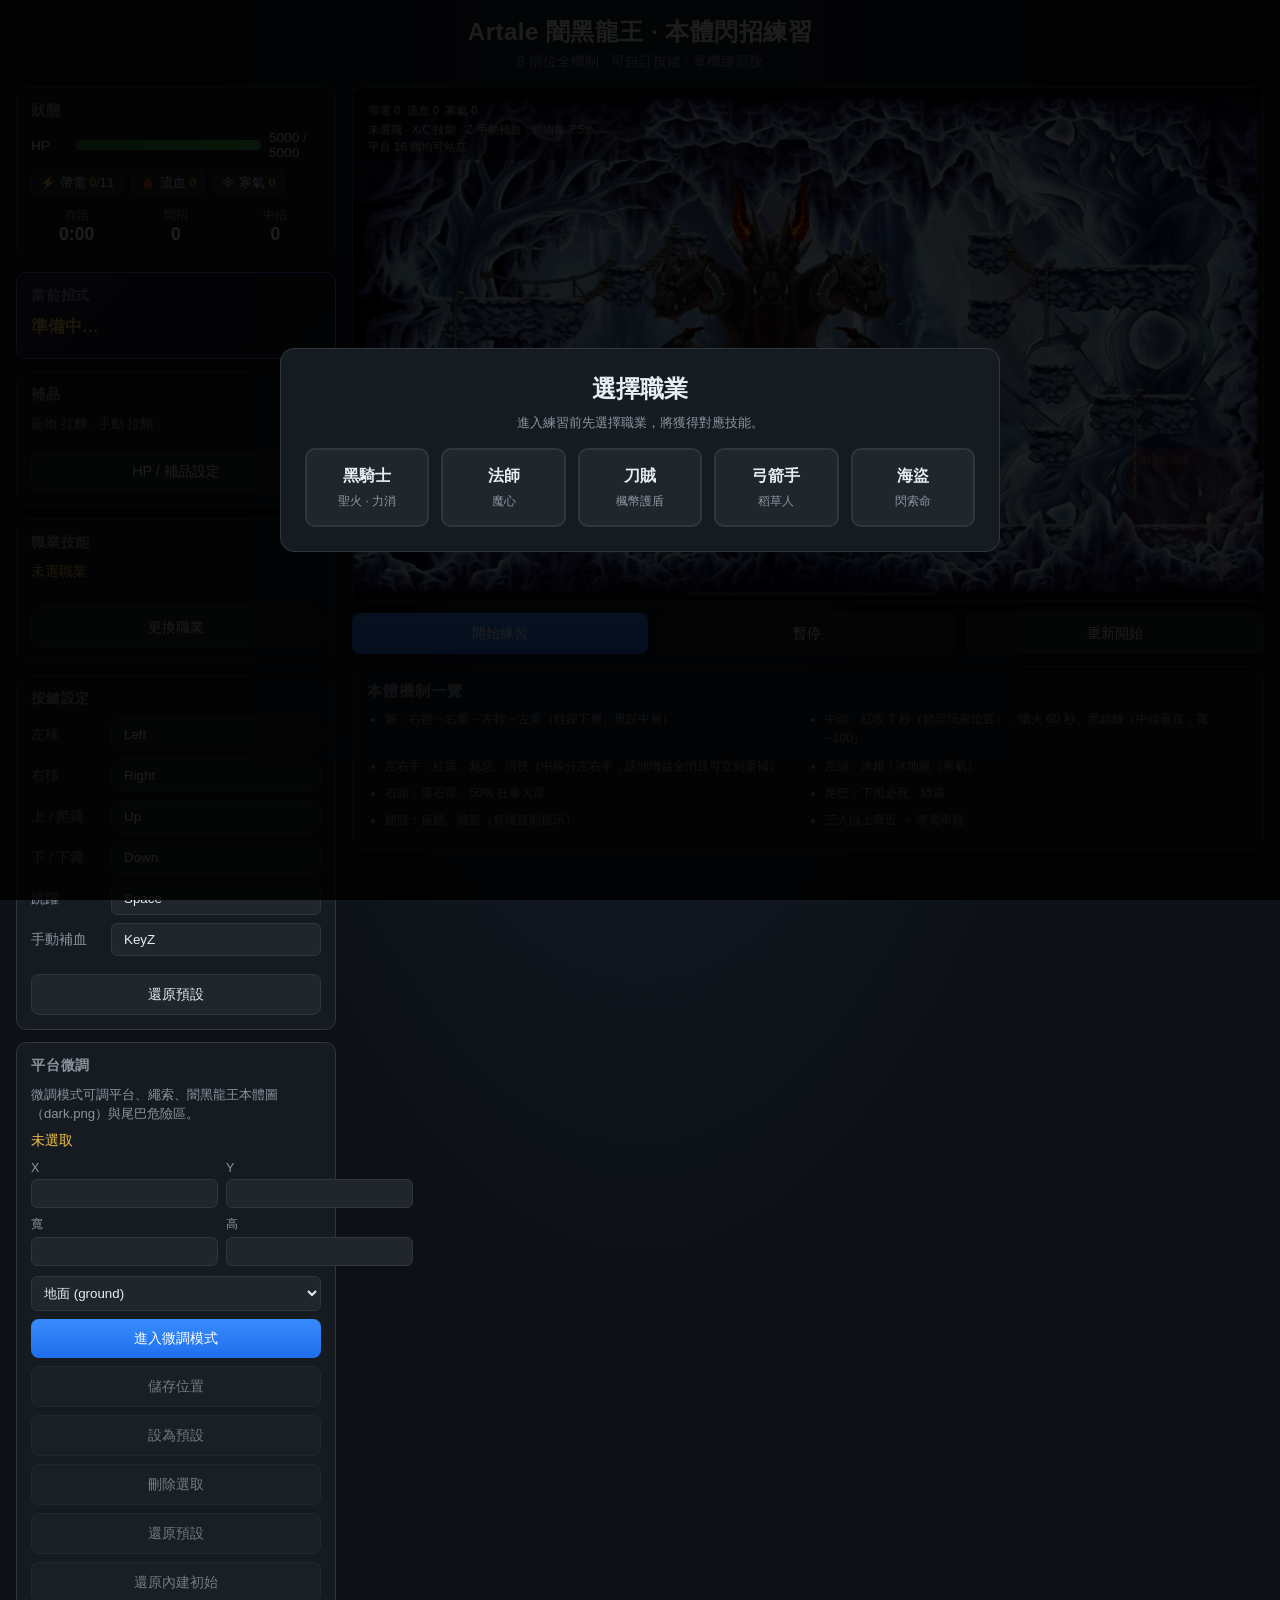
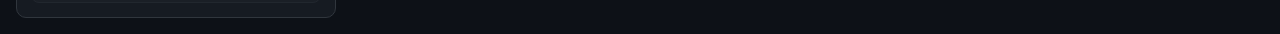
<file: index.html>
<!DOCTYPE html>
<html lang="zh-TW">
<head>
  <meta charset="UTF-8">
  <meta name="viewport" content="width=device-width, initial-scale=1.0">
  <title>Artale 闇黑龍王 — 本體閃招練習</title>
  <link rel="stylesheet" href="style.css">
</head>
<body>
  <div id="app">
    <header>
      <h1>Artale 闇黑龍王 · 本體閃招練習</h1>
      <p class="subtitle">8 部位全機制 · 可自訂按鍵 · 單機練習版</p>
    </header>

    <div id="classOverlay" class="class-overlay">
      <div class="class-box">
        <h2>選擇職業</h2>
        <p class="hint">進入練習前先選擇職業，將獲得對應技能。</p>
        <div class="class-grid" id="classGrid"></div>
      </div>
    </div>

    <div class="layout">
      <aside class="panel">
        <section class="card">
          <h2>狀態</h2>
          <div class="stat-row"><span>HP</span><div class="bar-wrap"><div id="hpBar" class="bar hp"></div></div><span id="hpText">5000 / 5000</span></div>
          <div class="stat-row" id="mpRow" hidden>
            <span>MP</span>
            <div class="bar-wrap"><div id="mpBar" class="bar mp"></div></div>
            <span id="mpText">30000 / 30000</span>
          </div>
          <div class="debuffs">
            <div class="debuff" title="11 層以上即死">⚡ 帶電 <strong id="elec">0</strong>/11</div>
            <div class="debuff" title="10 層以上危險">🩸 流血 <strong id="bleed">0</strong></div>
            <div class="debuff" title="降移速與攻速">❄ 寒氣 <strong id="slow">0</strong></div>
          </div>
          <div class="stat-grid">
            <div><span>存活</span><strong id="survive">0:00</strong></div>
            <div><span>閃招</span><strong id="dodges">0</strong></div>
            <div><span>中招</span><strong id="hits">0</strong></div>
          </div>
        </section>

        <section class="card alert" id="attackAlert">
          <h2>當前招式</h2>
          <p id="attackName">準備中…</p>
          <p id="attackHint" class="hint"></p>
          <p id="stompSeq" class="seq"></p>
        </section>

        <section class="card potion-quick">
          <h2>補品</h2>
          <p class="potion-quick-summary" id="potionQuickSummary">寵物：拉麵 · 手動：拉麵</p>
          <button type="button" id="openPotionBtn" class="btn secondary">HP / 補品設定</button>
        </section>

        <section class="card" id="skillCard">
          <h2>職業技能</h2>
          <p class="class-badge" id="classNameBadge">未選職業</p>
          <div id="skillBar" class="skill-bar"></div>
          <button type="button" id="changeClassBtn" class="btn secondary">更換職業</button>
        </section>

        <section class="card">
          <h2>按鍵設定</h2>
          <div class="key-grid" id="keyGrid"></div>
          <button type="button" id="resetKeys" class="btn secondary">還原預設</button>
        </section>

        <section class="card" id="editorCard">
          <h2>平台微調</h2>
          <p class="hint editor-tip">微調模式可調平台、繩索、闇黑龍王本體圖（dark.png）與尾巴危險區。</p>
          <div class="editor-status" id="editorStatus">未選取</div>
          <div class="editor-fields">
            <label>X <input type="number" id="edX" step="1"></label>
            <label>Y <input type="number" id="edY" step="1"></label>
            <label>寬 <input type="number" id="edW" step="1" min="8"></label>
            <label>高 <input type="number" id="edH" step="1" min="4"></label>
          </div>
          <select id="edSelect" class="ed-select"></select>
          <button type="button" id="editToggleBtn" class="btn primary">進入微調模式</button>
          <button type="button" id="savePlatformsBtn" class="btn secondary" disabled>儲存位置</button>
          <button type="button" id="setDefaultPlatformsBtn" class="btn secondary" disabled>設為預設</button>
          <button type="button" id="deletePlatformBtn" class="btn secondary" disabled>刪除選取</button>
          <button type="button" id="resetPlatformsBtn" class="btn secondary" disabled>還原預設</button>
          <button type="button" id="resetBuiltinPlatformsBtn" class="btn secondary" disabled>還原內建初始</button>
        </section>
      </aside>

      <main class="stage-column">
        <div class="stage-wrap">
          <canvas id="game" width="960" height="540"></canvas>
          <div id="overlay" class="overlay hidden">
            <div class="overlay-box">
              <h2 id="overlayTitle">Artale 闇黑龍王</h2>
              <p id="overlayMsg">本體全機制閃招練習。熟悉紅咬、腳踩、導電與站位。</p>
            </div>
          </div>
        </div>
        <div class="stage-actions">
          <button type="button" id="startBtn" class="btn primary">開始練習</button>
          <button type="button" id="pauseBtn" class="btn secondary">暫停</button>
          <button type="button" id="restartBtn" class="btn secondary">重新開始</button>
        </div>
        <section class="card stage-mech">
          <h2>本體機制一覽</h2>
          <ul class="mech-list">
            <li>腳：右輕→右重→左輕→左重（輕踩下層、重踩中層）</li>
            <li>中頭：紅咬 7 秒（鎖定玩家位置）、噴火 60 秒、黑鎖鏈（中線垂直，寬 ~100）</li>
            <li>左右手：紅雷、魅惑、消技（中線分左右半，該側增益全消且可立刻重補）</li>
            <li>左頭：冰錐 / 冰地板（寒氣）</li>
            <li>右頭：落石雷、50% 狂暴大雷</li>
            <li>尾巴：下甩必死、綠霧</li>
            <li>翅膀：振翅、飛龍（祭壇規則提示）</li>
            <li>三人以上靠近 → 導電串燒</li>
          </ul>
        </section>
      </main>
    </div>

    <div id="potionOverlay" class="potion-overlay hidden">
      <div class="potion-modal" role="dialog" aria-labelledby="potionModalTitle" aria-modal="true">
        <div class="potion-modal-header">
          <h2 id="potionModalTitle">HP / 補品</h2>
          <button type="button" id="closePotionBtn" class="btn secondary potion-close">關閉</button>
        </div>
        <div class="potion-modal-body">
          <div class="hp-config">
            <label class="hp-config-label">
              最大 HP
              <input type="number" id="maxHpInput" min="500" max="99999" step="100" value="5000">
            </label>
            <button type="button" id="applyHpBtn" class="btn secondary hp-apply">套用血量</button>
          </div>
          <div class="hp-config" id="maxMpConfig" hidden>
            <label class="hp-config-label">
              最大 MP
              <input type="number" id="maxMpInput" min="100" max="99999" step="100" value="30000">
            </label>
            <button type="button" id="applyMpBtn" class="btn secondary hp-apply">套用 MP</button>
          </div>
          <p class="hint">套用後會依設定更新上限（練習中會保留目前比例）。</p>

          <fieldset class="potion-fieldset">
            <legend>寵物補血（擇一 · 每 2.5 秒自動）</legend>
            <div class="potion-list" id="petHpPotionList"></div>
          </fieldset>
          <label class="pet-auto-toggle">
            <input type="checkbox" id="petAutoHeal" checked>
            啟用寵物自動補血
          </label>
          <p class="potion-selected" id="petPotionSelectedText">寵物補血：拉麵 +1500</p>

          <fieldset class="potion-fieldset">
            <legend>手動補血（擇一）</legend>
            <div class="potion-list" id="manualHpPotionList"></div>
          </fieldset>
          <button type="button" id="useManualHpBtn" class="btn primary">手動補血</button>
          <p class="potion-selected" id="manualHpSelectedText">手動補血：拉麵 +1500</p>

          <div id="mpPotionSection" hidden>
            <fieldset class="potion-fieldset">
              <legend>手動補 MP（擇一 · 法師）</legend>
              <div class="potion-list" id="manualMpPotionList"></div>
            </fieldset>
            <button type="button" id="useManualMpBtn" class="btn primary">手動補 MP</button>
            <p class="potion-selected" id="manualMpSelectedText">手動補 MP：刨冰 +2000 MP</p>
          </div>

          <p class="hint potion-msg" id="potionMsg"></p>
        </div>
      </div>
    </div>
  </div>
  <script src="game.js"></script>
</body>
</html>
</file>
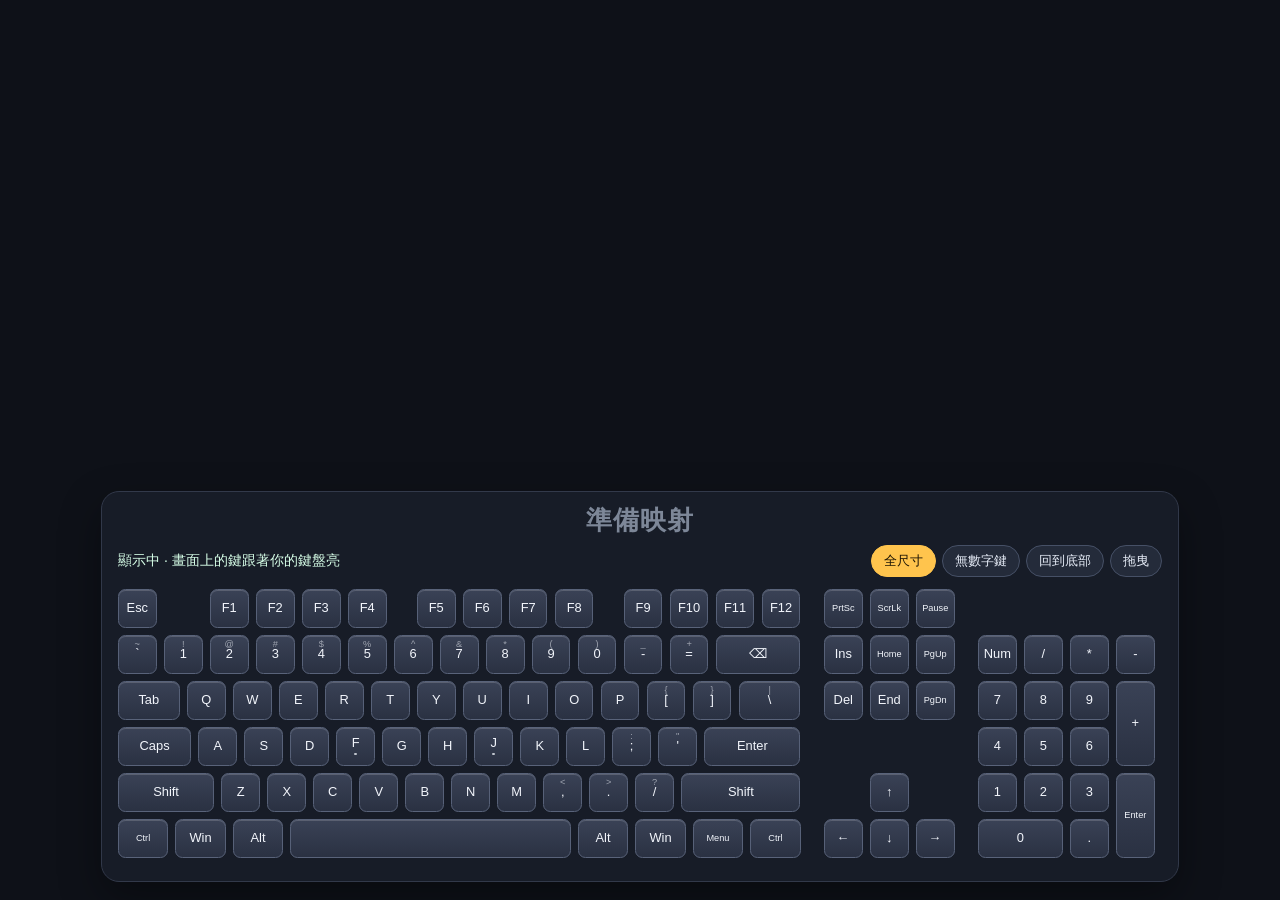
<file: keyboard.html>
<!DOCTYPE html>
<html lang="zh-Hant">
<head>
  <meta charset="UTF-8">
  <meta name="viewport" content="width=device-width, initial-scale=1.0">
  <title>鍵盤映射</title>
  <link rel="stylesheet" href="keyboard.css">
</head>
<body>
  <div id="panel">
    <p id="readout" class="idle" aria-live="polite">準備映射</p>
    <div class="toolbar">
      <p id="status">點一下這個畫面，實體按鍵就會亮在下面</p>
      <div class="tools">
        <button type="button" id="layoutFull" aria-pressed="true">全尺寸</button>
        <button type="button" id="layoutTkl" aria-pressed="false">無數字鍵</button>
        <button type="button" id="resetPlace">回到底部</button>
        <button type="button" id="dragHandle">拖曳</button>
      </div>
    </div>
    <div id="board"></div>
  </div>
  <script src="keyboard.js"></script>
</body>
</html>
</file>
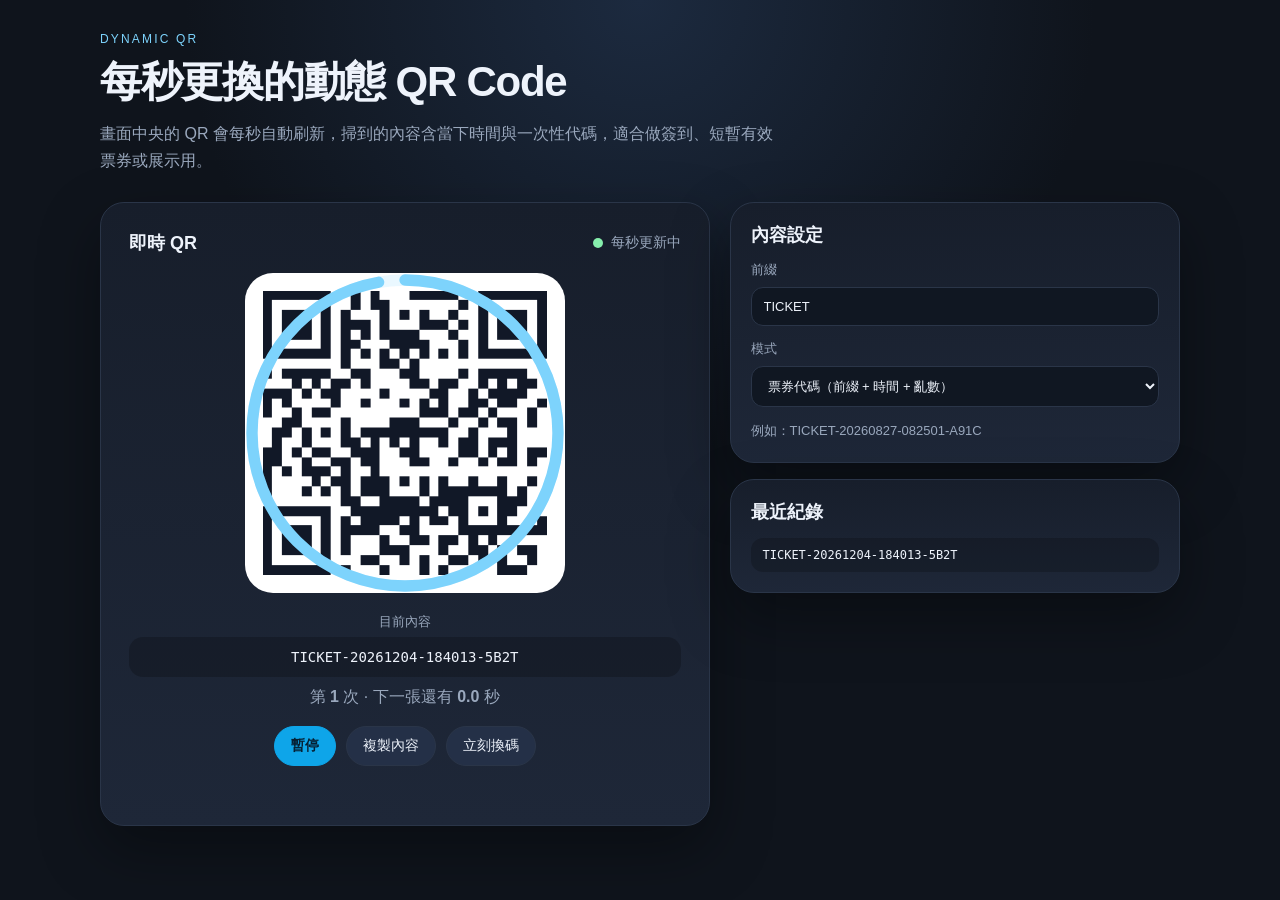
<file: qrcode.html>
<!DOCTYPE html>
<html lang="zh-TW">
<head>
  <meta charset="UTF-8">
  <meta name="viewport" content="width=device-width, initial-scale=1.0">
  <title>動態 QR Code</title>
  <link rel="stylesheet" href="qrcode.css">
</head>
<body>
  <div class="page">
    <header class="hero">
      <p class="eyebrow">Dynamic QR</p>
      <h1>每秒更換的動態 QR Code</h1>
      <p class="lede">畫面中央的 QR 會每秒自動刷新，掃到的內容含當下時間與一次性代碼，適合做簽到、短暫有效票券或展示用。</p>
    </header>

    <main class="stage">
      <section class="qr-panel" aria-labelledby="qr-title">
        <div class="qr-meta">
          <h2 id="qr-title">即時 QR</h2>
          <div class="live-row">
            <span class="pulse" id="liveDot" aria-hidden="true"></span>
            <span id="liveLabel">每秒更新中</span>
          </div>
        </div>

        <div class="qr-frame">
          <div id="qrcode" role="img" aria-label="動態 QR Code"></div>
          <svg class="ring" viewBox="0 0 120 120" aria-hidden="true">
            <circle class="ring-track" cx="60" cy="60" r="54"></circle>
            <circle id="progressRing" class="ring-progress" cx="60" cy="60" r="54"></circle>
          </svg>
        </div>

        <p class="payload-label">目前內容</p>
        <p class="payload" id="payloadText">準備中…</p>
        <p class="tick-info">第 <strong id="seq">0</strong> 次 · 下一張還有 <strong id="remain">1.0</strong> 秒</p>

        <div class="actions">
          <button type="button" id="toggleBtn" class="btn primary">暫停</button>
          <button type="button" id="copyBtn" class="btn">複製內容</button>
          <button type="button" id="refreshBtn" class="btn">立刻換碼</button>
        </div>
        <p class="status" id="statusText" role="status"></p>
      </section>

      <aside class="side">
        <section class="card">
          <h2>內容設定</h2>
          <label>
            前綴
            <input id="prefixInput" type="text" maxlength="40" value="TICKET" autocomplete="off">
          </label>
          <label>
            模式
            <select id="modeSelect">
              <option value="ticket">票券代碼（前綴 + 時間 + 亂數）</option>
              <option value="time">純時間戳</option>
              <option value="url">網址（前綴當網址，自動加參數）</option>
            </select>
          </label>
          <p class="hint" id="modeHint">例如：TICKET-20260827-082501-A91C</p>
        </section>

        <section class="card">
          <h2>最近紀錄</h2>
          <ol id="historyList" class="history"></ol>
        </section>
      </aside>
    </main>
  </div>

  <script src="vendor/qrcode.min.js"></script>
  <script src="qrcode.js"></script>
</body>
</html>
</file>
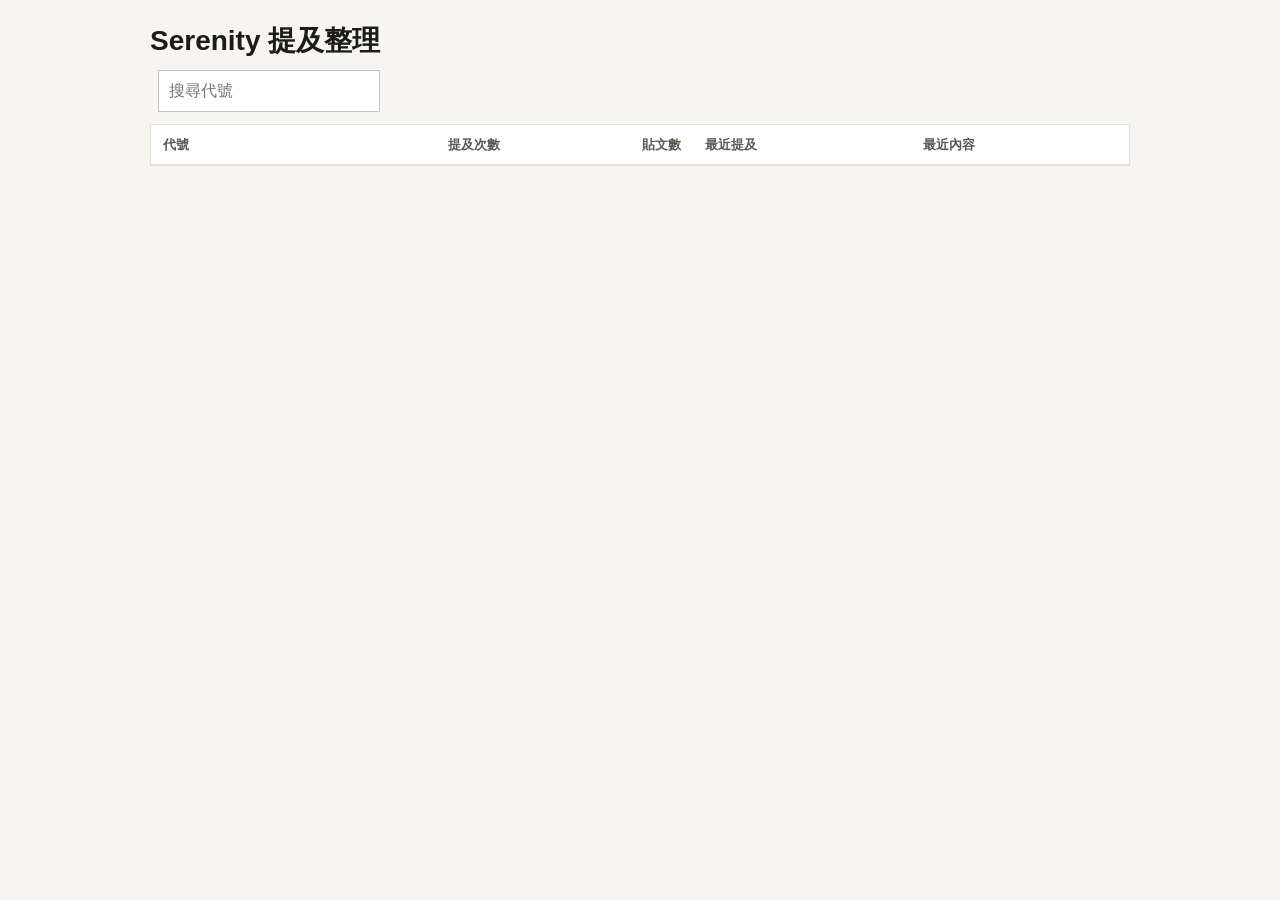
<file: serenity_daily/board_template.html>
<!DOCTYPE html>
<html lang="zh-Hant">
<head>
  <meta charset="utf-8">
  <meta name="viewport" content="width=device-width, initial-scale=1">
  <title>Serenity 提及整理</title>
  <style>
    :root { color-scheme: light; }
    body {
      margin: 0;
      font: 16px/1.5 "Segoe UI", "Noto Sans TC", "PingFang TC", sans-serif;
      background: #f6f5f2;
      color: #1c1b19;
    }
    main { max-width: 980px; margin: 0 auto; padding: 24px 16px 72px; }
    h1 { font-size: 28px; line-height: 1.2; margin: 0 0 8px; }
    h2 { font-size: 20px; margin: 0 0 8px; }
    a { color: #1a4f8b; }
    .meta { color: #5c574e; margin: 0 0 12px; }
    .banner {
      background: #fff7e8;
      border: 1px solid #e4d3a8;
      padding: 10px 12px;
      margin: 0 0 16px;
    }
    .controls { display: flex; flex-wrap: wrap; gap: 8px; align-items: center; margin-bottom: 12px; }
    .days { display: flex; flex-wrap: wrap; gap: 6px; }
    button, input { font: inherit; }
    .days button {
      border: 1px solid #c9c3b8;
      background: #fff;
      padding: 6px 10px;
      cursor: pointer;
    }
    .days button[aria-pressed="true"] {
      background: #1c1b19;
      color: #fff;
      border-color: #1c1b19;
    }
    input[type="search"] {
      padding: 8px 10px;
      border: 1px solid #c9c3b8;
      background: #fff;
      min-width: min(100%, 200px);
    }
    .table-wrap { overflow-x: auto; background: #fff; border: 1px solid #e6e1d8; }
    table { width: 100%; border-collapse: collapse; }
    th, td { text-align: left; padding: 10px 12px; border-bottom: 1px solid #e6e1d8; vertical-align: top; }
    th { font-size: 13px; color: #5c574e; font-weight: 600; }
    .count { text-align: right; font-variant-numeric: tabular-nums; white-space: nowrap; }
    tbody tr { cursor: pointer; }
    tbody tr[aria-pressed="true"] { background: #efeae2; }
    .excerpt { color: #3f3b36; min-width: 180px; }
    #detail { margin-top: 20px; background: #fff; border: 1px solid #e6e1d8; padding: 16px; }
    .post { border-top: 1px solid #e6e1d8; padding: 12px 0; }
    .post:first-child { border-top: 0; padding-top: 0; }
    .post p { margin: 8px 0 0; white-space: pre-wrap; }
  </style>
</head>
<body>
  <main>
    <h1>Serenity 提及整理</h1>
    <p class="meta" id="summary"></p>
    <p class="banner" id="truncated" hidden></p>
    <div class="controls">
      <div class="days" id="days" role="group" aria-label="日期範圍"></div>
      <input id="query" type="search" placeholder="搜尋代號" aria-label="搜尋代號">
    </div>
    <p class="meta" id="stats"></p>
    <div class="table-wrap">
      <table>
        <thead>
          <tr>
            <th>代號</th>
            <th class="count">提及次數</th>
            <th class="count">貼文數</th>
            <th>最近提及</th>
            <th>最近內容</th>
          </tr>
        </thead>
        <tbody id="rows"></tbody>
      </table>
    </div>
    <section id="detail" hidden aria-live="polite">
      <h2 id="detail-title"></h2>
      <div id="detail-posts"></div>
    </section>
  </main>
  <script id="board-data" type="application/json"></script>
  <script>
    const data = JSON.parse(document.getElementById("board-data").textContent);
    const params = new URLSearchParams(location.search);
    let activeDate = params.get("day") || "all";
    let selected = (params.get("ticker") || "").toUpperCase();
    const queryInput = document.getElementById("query");
    queryInput.value = params.get("q") || "";

    function postsInScope() {
      if (activeDate === "all") return data.posts;
      return data.posts.filter((post) => post.date === activeDate);
    }

    function aggregate(posts) {
      const map = new Map();
      for (const post of posts) {
        const mentions = post.mentions || {};
        for (const [ticker, hits] of Object.entries(mentions)) {
          let row = map.get(ticker);
          if (!row) {
            row = { ticker, count: 0, posts: [] };
            map.set(ticker, row);
          }
          row.count += hits;
          row.posts.push(Object.assign({ hits }, post));
        }
      }
      return Array.from(map.values()).sort((a, b) => b.count - a.count || a.ticker.localeCompare(b.ticker));
    }

    function excerpt(text) {
      const flat = text.replace(/\s+/g, " ").trim();
      return flat.length > 96 ? flat.slice(0, 96) + "…" : flat;
    }

    function renderDays() {
      const host = document.getElementById("days");
      host.replaceChildren();
      const choices = ["all"].concat(data.dates);
      for (const day of choices) {
        const button = document.createElement("button");
        button.type = "button";
        button.textContent = day === "all" ? "全部" : day.slice(5);
        button.setAttribute("aria-pressed", String(activeDate === day));
        button.addEventListener("click", () => {
          activeDate = day;
          selected = "";
          render();
        });
        host.appendChild(button);
      }
    }

    function renderDetail(row) {
      const section = document.getElementById("detail");
      const title = document.getElementById("detail-title");
      const list = document.getElementById("detail-posts");
      if (!row) {
        section.hidden = true;
        title.textContent = "";
        list.replaceChildren();
        return;
      }
      section.hidden = false;
      title.textContent = row.ticker + " · 提及 " + row.count + " 次 · " + row.posts.length + " 則貼文";
      list.replaceChildren();
      for (const post of row.posts) {
        const article = document.createElement("article");
        article.className = "post";
        const head = document.createElement("div");
        const link = document.createElement("a");
        link.href = post.url;
        link.textContent = post.created_at + (post.is_reply ? " 回覆" : " 貼文");
        link.target = "_blank";
        link.rel = "noreferrer";
        head.append(link, document.createTextNode(" · 這則出現 " + post.hits + " 次"));
        const body = document.createElement("p");
        body.textContent = post.text;
        article.append(head, body);
        list.appendChild(article);
      }
    }

    function render() {
      renderDays();
      const query = queryInput.value.trim().toUpperCase();
      let rows = aggregate(postsInScope());
      if (query) rows = rows.filter((row) => row.ticker.includes(query));
      const body = document.getElementById("rows");
      body.replaceChildren();
      document.getElementById("stats").textContent =
        "代號 " + rows.length + " 個。提及次數是 $代號 在文字裡出現的次數，同一則寫兩次算兩次。";
      if (!rows.length) {
        const tr = document.createElement("tr");
        const td = document.createElement("td");
        td.colSpan = 5;
        td.textContent = "這個範圍沒有符合的代號。";
        tr.appendChild(td);
        body.appendChild(tr);
        renderDetail(null);
        return;
      }
      const current = rows.find((row) => row.ticker === selected) || null;
      if (!current) selected = "";
      for (const row of rows) {
        const tr = document.createElement("tr");
        tr.tabIndex = 0;
        tr.setAttribute("aria-pressed", String(row.ticker === selected));
        const open = () => {
          selected = selected === row.ticker ? "" : row.ticker;
          render();
          if (selected) document.getElementById("detail").scrollIntoView({ block: "nearest" });
        };
        tr.addEventListener("click", open);
        tr.addEventListener("keydown", (event) => {
          if (event.key === "Enter" || event.key === " ") {
            event.preventDefault();
            open();
          }
        });
        const cells = [
          row.ticker,
          String(row.count),
          String(row.posts.length),
          row.posts[0].created_at,
          excerpt(row.posts[0].text),
        ];
        cells.forEach((value, index) => {
          const td = document.createElement("td");
          if (index === 1 || index === 2) td.className = "count";
          if (index === 4) td.className = "excerpt";
          td.textContent = value;
          tr.appendChild(td);
        });
        body.appendChild(tr);
      }
      renderDetail(current);
    }

    const summary = document.getElementById("summary");
    summary.textContent =
      "@" + data.handle + " · " + data.start + " 至 " + data.end +
      "（台北）· 更新於 " + data.generated_at +
      "。公開貼文整理，不是投資建議。作者可能持有提到的股票。";
    const banner = document.getElementById("truncated");
    if (data.truncated) {
      banner.hidden = false;
      banner.textContent = "時間軸在頁數上限就停了，較早的提及沒有全部收進來。可把 --max-pages 調大後再跑一次。";
    }
    queryInput.addEventListener("input", () => {
      selected = "";
      render();
    });
    render();
  </script>
</body>
</html>
</file>
<file: style.css>
* {
  box-sizing: border-box;
  margin: 0;
  padding: 0;
}

[hidden] {
  display: none !important;
}

:root {
  --bg: #0d1117;
  --panel: #161b22;
  --border: #30363d;
  --text: #e6edf3;
  --muted: #8b949e;
  --accent: #58a6ff;
  --danger: #f85149;
  --warn: #d29922;
  --ok: #3fb950;
}

body {
  font-family: "Segoe UI", "Microsoft JhengHei", sans-serif;
  background: radial-gradient(ellipse at top, #1a2332 0%, var(--bg) 55%);
  color: var(--text);
  min-height: 100vh;
}

#app {
  max-width: 1400px;
  margin: 0 auto;
  padding: 16px;
}

header {
  text-align: center;
  margin-bottom: 16px;
}

header h1 {
  font-size: 1.5rem;
  letter-spacing: 0.02em;
}

.subtitle {
  color: var(--muted);
  font-size: 0.9rem;
  margin-top: 4px;
}

.layout {
  display: grid;
  grid-template-columns: 320px 1fr;
  gap: 16px;
  align-items: start;
}

.panel {
  display: flex;
  flex-direction: column;
  gap: 12px;
}

.card {
  background: var(--panel);
  border: 1px solid var(--border);
  border-radius: 10px;
  padding: 14px;
}

.card h2 {
  font-size: 0.85rem;
  color: var(--muted);
  text-transform: uppercase;
  letter-spacing: 0.06em;
  margin-bottom: 10px;
}

.card.alert {
  border-color: #8957e5;
  background: linear-gradient(135deg, #1f1633 0%, var(--panel) 100%);
}

.stat-row {
  display: grid;
  grid-template-columns: 36px 1fr 52px;
  align-items: center;
  gap: 8px;
  margin-bottom: 10px;
  font-size: 0.85rem;
}

.bar-wrap {
  height: 10px;
  background: #21262d;
  border-radius: 999px;
  overflow: hidden;
}

.bar.hp {
  height: 100%;
  width: 100%;
  background: linear-gradient(90deg, #238636, #3fb950);
  transition: width 0.2s;
}

.bar.mp {
  height: 100%;
  width: 100%;
  background: linear-gradient(90deg, #1f6feb, #58a6ff);
  transition: width 0.2s;
}

.debuffs {
  display: flex;
  flex-wrap: wrap;
  gap: 8px;
  margin-bottom: 10px;
}

.debuff {
  font-size: 0.8rem;
  background: #21262d;
  padding: 4px 8px;
  border-radius: 6px;
  border: 1px solid var(--border);
}

.debuff strong {
  color: var(--warn);
}

.stat-grid {
  display: grid;
  grid-template-columns: repeat(3, 1fr);
  gap: 8px;
  text-align: center;
}

.stat-grid span {
  display: block;
  font-size: 0.75rem;
  color: var(--muted);
}

.stat-grid strong {
  font-size: 1.1rem;
}

.hp-config {
  display: grid;
  grid-template-columns: 1fr auto;
  gap: 8px;
  align-items: end;
  margin-bottom: 8px;
}

.hp-config-label {
  display: flex;
  flex-direction: column;
  gap: 4px;
  font-size: 0.78rem;
  color: var(--muted);
}

.hp-config-label input {
  background: #21262d;
  border: 1px solid var(--border);
  color: var(--text);
  border-radius: 6px;
  padding: 8px;
  font-family: inherit;
}

.hp-apply {
  margin-top: 0;
  width: auto;
  min-width: 88px;
  padding-left: 10px;
  padding-right: 10px;
}

.potion-fieldset {
  border: 1px solid var(--border);
  border-radius: 8px;
  padding: 10px 12px 8px;
  margin: 10px 0;
}

.potion-fieldset legend {
  font-size: 0.78rem;
  color: var(--muted);
  padding: 0 6px;
}

.potion-list {
  display: flex;
  flex-direction: column;
  gap: 6px;
}

.potion-option {
  display: flex;
  align-items: center;
  gap: 8px;
  font-size: 0.85rem;
  cursor: pointer;
  padding: 6px 8px;
  border-radius: 6px;
  border: 1px solid transparent;
}

.potion-option:hover {
  background: #21262d;
}

.potion-option:has(input:checked) {
  border-color: var(--accent);
  background: rgba(88, 166, 255, 0.08);
}

.potion-option input {
  accent-color: var(--accent);
}

.potion-heal {
  margin-left: auto;
  color: var(--ok);
  font-size: 0.78rem;
}

.potion-selected {
  font-size: 0.85rem;
  color: #f0c14b;
  margin-bottom: 8px;
}

.potion-msg {
  min-height: 1.2em;
  margin-top: 8px;
  color: var(--ok);
}

.potion-quick-summary {
  font-size: 0.82rem;
  color: var(--muted);
  line-height: 1.45;
  margin-bottom: 10px;
}

.potion-overlay {
  position: fixed;
  inset: 0;
  z-index: 900;
  background: rgba(0, 0, 0, 0.72);
  display: flex;
  align-items: center;
  justify-content: center;
  padding: 16px;
}

.potion-overlay.hidden {
  display: none;
}

.potion-modal {
  background: var(--panel);
  border: 1px solid var(--border);
  border-radius: 14px;
  width: min(520px, 100%);
  max-height: min(90vh, 820px);
  display: flex;
  flex-direction: column;
  box-shadow: 0 16px 48px rgba(0, 0, 0, 0.45);
}

.potion-modal-header {
  display: flex;
  align-items: center;
  justify-content: space-between;
  gap: 12px;
  padding: 16px 18px 12px;
  border-bottom: 1px solid var(--border);
}

.potion-modal-header h2 {
  font-size: 1.05rem;
}

.potion-close {
  width: auto;
  min-width: 72px;
  margin: 0;
  padding: 8px 14px;
}

.potion-modal-body {
  overflow-y: auto;
  padding: 14px 18px 18px;
}

.pet-auto-toggle {
  display: flex;
  align-items: center;
  gap: 8px;
  margin: 10px 0 4px;
  font-size: 0.9rem;
  cursor: pointer;
}

.pet-auto-toggle input {
  width: 16px;
  height: 16px;
}

.class-overlay {
  position: fixed;
  inset: 0;
  z-index: 1000;
  background: rgba(0, 0, 0, 0.88);
  display: flex;
  align-items: center;
  justify-content: center;
  padding: 16px;
}

.class-overlay.hidden {
  display: none;
}

.class-box {
  background: var(--panel);
  border: 1px solid var(--border);
  border-radius: 14px;
  padding: 24px;
  max-width: 720px;
  width: 100%;
  text-align: center;
}

.class-box h2 {
  margin-bottom: 8px;
}

.class-grid {
  display: grid;
  grid-template-columns: repeat(auto-fit, minmax(120px, 1fr));
  gap: 12px;
  margin-top: 16px;
}

.class-btn {
  background: #21262d;
  border: 2px solid var(--border);
  border-radius: 10px;
  padding: 16px 10px;
  color: var(--text);
  cursor: pointer;
  font-family: inherit;
  transition: border-color 0.15s, transform 0.1s;
}

.class-btn:hover {
  border-color: var(--accent);
  transform: translateY(-2px);
}

.class-btn strong {
  display: block;
  font-size: 1rem;
  margin-bottom: 6px;
}

.class-btn span {
  display: block;
  font-size: 0.75rem;
  color: var(--muted);
  line-height: 1.4;
}

.class-badge {
  font-size: 0.9rem;
  color: #f0c14b;
  margin-bottom: 10px;
}

.skill-bar {
  display: flex;
  flex-direction: column;
  gap: 8px;
  margin-bottom: 8px;
}

.skill-btn {
  text-align: left;
  padding: 10px 12px;
  line-height: 1.35;
}

.skill-btn small {
  display: block;
  font-size: 0.75rem;
  color: var(--muted);
  margin-top: 4px;
}

.skill-btn:disabled {
  opacity: 0.5;
}

#attackName {
  font-size: 1.05rem;
  font-weight: 600;
  color: #f0c14b;
}

.hint, .seq {
  font-size: 0.82rem;
  color: var(--muted);
  margin-top: 6px;
  line-height: 1.45;
}

.mech-list {
  font-size: 0.78rem;
  color: var(--muted);
  padding-left: 18px;
  line-height: 1.55;
}

.mech-list li {
  margin-bottom: 4px;
}

.key-grid {
  display: flex;
  flex-direction: column;
  gap: 8px;
  margin-bottom: 10px;
}

.key-row {
  display: grid;
  grid-template-columns: 72px 1fr;
  align-items: center;
  gap: 8px;
  font-size: 0.85rem;
}

.key-row label {
  color: var(--muted);
}

.key-btn {
  background: #21262d;
  border: 1px solid var(--border);
  color: var(--text);
  padding: 8px 12px;
  border-radius: 6px;
  cursor: pointer;
  text-align: left;
  font-family: inherit;
  transition: border-color 0.15s, background 0.15s;
}

.key-btn:hover {
  border-color: var(--accent);
}

.key-btn.listening {
  border-color: var(--warn);
  background: #2d2410;
  animation: pulse 0.8s infinite;
}

@keyframes pulse {
  50% { opacity: 0.7; }
}

.btn {
  border: none;
  border-radius: 8px;
  padding: 10px 16px;
  font-size: 0.9rem;
  cursor: pointer;
  font-family: inherit;
  width: 100%;
}

.btn.primary {
  background: linear-gradient(180deg, #388bfd, #1f6feb);
  color: #fff;
}

.btn.secondary {
  background: #21262d;
  color: var(--text);
  border: 1px solid var(--border);
  margin-top: 8px;
}

.btn:disabled {
  opacity: 0.45;
  cursor: not-allowed;
}

.editor-tip {
  margin-bottom: 8px;
}

.editor-status {
  font-size: 0.88rem;
  color: #f0c14b;
  margin-bottom: 10px;
  min-height: 1.4em;
}

.editor-fields {
  display: grid;
  grid-template-columns: 1fr 1fr;
  gap: 8px;
  margin-bottom: 10px;
}

.editor-fields label {
  display: flex;
  flex-direction: column;
  gap: 4px;
  font-size: 0.78rem;
  color: var(--muted);
}

.editor-fields input {
  background: #21262d;
  border: 1px solid var(--border);
  color: var(--text);
  border-radius: 6px;
  padding: 6px 8px;
  font-family: inherit;
}

.ed-select {
  width: 100%;
  background: #21262d;
  border: 1px solid var(--border);
  color: var(--text);
  border-radius: 6px;
  padding: 8px;
  margin-bottom: 8px;
  font-family: inherit;
}

#editorCard.editing {
  border-color: #d29922;
  box-shadow: 0 0 0 1px rgba(210, 153, 34, 0.35);
}

.stage-wrap.editing {
  outline: 2px solid #d29922;
  outline-offset: 2px;
}


.stage-column {
  display: flex;
  flex-direction: column;
  gap: 12px;
  min-width: 0;
}

.stage-actions {
  display: flex;
  gap: 10px;
  flex-wrap: wrap;
}

.stage-actions .btn {
  flex: 1;
  min-width: 120px;
  margin-top: 0;
}

.stage-actions .btn.secondary {
  margin-top: 0;
}

.stage-mech {
  margin-top: 0;
}

.stage-mech h2 {
  font-size: 0.95rem;
  margin-bottom: 8px;
}

.stage-mech .mech-list {
  display: grid;
  grid-template-columns: repeat(auto-fit, minmax(280px, 1fr));
  gap: 4px 16px;
  padding-left: 18px;
  margin: 0;
}

.stage-wrap {
  position: relative;
  border: 1px solid var(--border);
  border-radius: 10px;
  overflow: hidden;
  background: #000;
}

#game {
  display: block;
  width: 100%;
  height: auto;
}

.overlay {
  position: absolute;
  inset: 0;
  background: rgba(0, 0, 0, 0.72);
  display: flex;
  align-items: center;
  justify-content: center;
}

.overlay.hidden {
  display: none;
}

.overlay-box {
  background: var(--panel);
  border: 1px solid var(--border);
  border-radius: 12px;
  padding: 28px 32px;
  max-width: 420px;
  text-align: center;
}

.overlay-box h2 {
  margin-bottom: 10px;
}

.overlay-box p {
  color: var(--muted);
  line-height: 1.5;
  margin-bottom: 0;
  font-size: 0.92rem;
  white-space: pre-line;
}

.overlay-box .btn {
  width: auto;
  min-width: 120px;
}

.actions .btn + .btn,
#editorCard .btn + .btn {
  margin-top: 8px;
}

@media (max-width: 960px) {
  .layout {
    grid-template-columns: 1fr;
  }
}
</file>
<file: keyboard.css>
* {
  box-sizing: border-box;
}

html,
body {
  margin: 0;
  height: 100%;
  background: #0e1118;
  color: #e7edf8;
  font-family: "Segoe UI", "PingFang TC", "Microsoft JhengHei", "Noto Sans TC", sans-serif;
}

body {
  overflow: hidden;
  user-select: none;
}

#panel {
  position: fixed;
  left: 50%;
  bottom: 18px;
  transform: translateX(-50%);
  max-width: calc(100vw - 16px);
  padding: 14px 16px 16px;
  border: 1px solid #32394a;
  border-radius: 18px;
  background: #171c27;
  box-shadow: 0 16px 40px rgba(0, 0, 0, 0.35);
}

#readout {
  min-height: 1.2em;
  margin: 0 0 8px;
  font-size: clamp(28px, 4vw, 52px);
  font-weight: 760;
  letter-spacing: 0.04em;
  line-height: 1.1;
  text-align: center;
}

#readout.idle {
  color: #7d8798;
  font-size: clamp(18px, 2vw, 28px);
  font-weight: 600;
}

.toolbar {
  display: flex;
  flex-wrap: wrap;
  gap: 8px 12px;
  align-items: center;
  justify-content: space-between;
  margin-bottom: 12px;
}

#status {
  margin: 0;
  color: #aeb7c8;
  font-size: 14px;
}

#status[data-state="live"] {
  color: #d7ffe8;
}

.tools {
  display: flex;
  flex-wrap: wrap;
  gap: 6px;
}

.tools button {
  border: 1px solid #465066;
  border-radius: 999px;
  background: #242b3a;
  color: #e7edf8;
  font: inherit;
  font-size: 13px;
  padding: 6px 12px;
  cursor: pointer;
}

.tools button[aria-pressed="true"] {
  background: #ffc44d;
  border-color: #ffc44d;
  color: #1c1404;
}

#dragHandle {
  cursor: grab;
  touch-action: none;
}

#dragHandle:active {
  cursor: grabbing;
}

#board {
  --u: 42px;
  --gap: calc(var(--u) * 0.16);
  display: flex;
  align-items: flex-end;
  gap: calc(var(--u) * 0.35);
  width: max-content;
}

.block {
  display: flex;
  flex-direction: column;
}

.row {
  display: flex;
  height: var(--u);
}

.key,
.spacer {
  height: calc(var(--u) - var(--gap));
  margin: 0 var(--gap) var(--gap) 0;
}

.spacer {
  width: calc(var(--u) * var(--w) - var(--gap));
}

.key {
  position: relative;
  display: flex;
  align-items: center;
  justify-content: center;
  width: calc(var(--u) * var(--w) - var(--gap));
  border: 1px solid #59637a;
  border-radius: calc(var(--u) * 0.16);
  background: linear-gradient(#3a4256, #2a3142);
  color: #f2f5fb;
  font-size: calc(var(--u) * 0.28);
  line-height: 1;
  box-shadow: inset 0 1px 0 rgba(255, 255, 255, 0.16);
}

.key[data-long="1"] {
  font-size: calc(var(--u) * 0.2);
}

.shift-label {
  position: absolute;
  top: calc(var(--u) * 0.08);
  font-size: 0.72em;
  opacity: 0.55;
}

.legend {
  display: flex;
  flex-direction: column;
  align-items: center;
}

.key[data-code="KeyF"] .legend::after,
.key[data-code="KeyJ"] .legend::after {
  content: "";
  width: 42%;
  height: 2px;
  margin-top: 3px;
  border-radius: 1px;
  background: currentColor;
  opacity: 0.75;
}

.numpad {
  display: grid;
  grid-template-columns: repeat(4, var(--u));
  grid-auto-rows: var(--u);
}

.numpad .key {
  width: calc(100% - var(--gap));
  height: calc(100% - var(--gap));
}

.numpad [data-code="NumpadAdd"],
.numpad [data-code="NumpadEnter"] {
  grid-row: span 2;
}

.numpad [data-code="Numpad0"] {
  grid-column: span 2;
}

.key.is-down {
  background: #ffc44d;
  border-color: #ffe1a3;
  color: #1c1404;
  box-shadow: 0 0 16px rgba(255, 196, 77, 0.9);
  transform: translateY(1px);
}

.key.afterglow {
  background: #6a5424;
  border-color: #c9a15a;
  color: #ffe7b0;
}
</file>
<file: qrcode.css>
:root {
  --bg: #0f141c;
  --panel: #171e2b;
  --panel-2: #1e2738;
  --line: #2a3548;
  --text: #eef3fb;
  --muted: #9aa8bd;
  --accent: #7dd3fc;
  --accent-2: #38bdf8;
  --good: #86efac;
  --warn: #fbbf24;
  --shadow: 0 24px 60px rgba(0, 0, 0, 0.35);
}

* {
  box-sizing: border-box;
}

html,
body {
  margin: 0;
  min-height: 100%;
  background:
    radial-gradient(circle at top, #1c2a3f 0%, transparent 42%),
    var(--bg);
  color: var(--text);
  font-family: "Segoe UI", "PingFang TC", "Noto Sans TC", sans-serif;
}

.page {
  width: min(1080px, calc(100% - 32px));
  margin: 0 auto;
  padding: 32px 0 48px;
}

.hero {
  margin-bottom: 28px;
}

.eyebrow {
  margin: 0 0 8px;
  color: var(--accent);
  letter-spacing: 0.18em;
  text-transform: uppercase;
  font-size: 12px;
}

h1 {
  margin: 0 0 10px;
  font-size: clamp(28px, 5vw, 42px);
  letter-spacing: -0.03em;
}

.lede,
.hint,
.payload-label,
.tick-info,
.status {
  color: var(--muted);
}

.lede {
  max-width: 680px;
  line-height: 1.7;
  margin: 0;
}

.stage {
  display: grid;
  grid-template-columns: minmax(0, 1.15fr) minmax(280px, 0.85fr);
  gap: 20px;
}

.qr-panel,
.card {
  background: linear-gradient(180deg, var(--panel), var(--panel-2));
  border: 1px solid var(--line);
  border-radius: 24px;
  box-shadow: var(--shadow);
}

.qr-panel {
  padding: 28px;
  text-align: center;
}

.qr-meta {
  display: flex;
  justify-content: space-between;
  align-items: center;
  margin-bottom: 18px;
}

.qr-meta h2,
.card h2 {
  margin: 0;
  font-size: 18px;
}

.live-row {
  display: inline-flex;
  align-items: center;
  gap: 8px;
  color: var(--muted);
  font-size: 14px;
}

.pulse {
  width: 10px;
  height: 10px;
  border-radius: 50%;
  background: var(--good);
  box-shadow: 0 0 0 0 rgba(134, 239, 172, 0.7);
  animation: pulse 1s infinite;
}

.pulse.paused {
  background: var(--warn);
  animation: none;
}

@keyframes pulse {
  0% { box-shadow: 0 0 0 0 rgba(134, 239, 172, 0.55); }
  100% { box-shadow: 0 0 0 10px rgba(134, 239, 172, 0); }
}

.qr-frame {
  position: relative;
  width: min(320px, 100%);
  margin: 0 auto 20px;
  aspect-ratio: 1;
}

#qrcode {
  width: 100%;
  height: 100%;
  display: grid;
  place-items: center;
  background: #fff;
  border-radius: 28px;
  padding: 18px;
}

#qrcode img,
#qrcode canvas {
  width: 100%;
  height: 100%;
  object-fit: contain;
}

.ring {
  position: absolute;
  inset: -10px;
  pointer-events: none;
  transform: rotate(-90deg);
}

.ring-track,
.ring-progress {
  fill: none;
  stroke-width: 4;
}

.ring-track {
  stroke: rgba(125, 211, 252, 0.16);
}

.ring-progress {
  stroke: var(--accent);
  stroke-linecap: round;
  stroke-dasharray: 339.292;
  stroke-dashoffset: 0;
}

.payload-label {
  margin: 0 0 6px;
  font-size: 13px;
}

.payload {
  margin: 0 0 10px;
  padding: 12px 14px;
  border-radius: 14px;
  background: rgba(0, 0, 0, 0.22);
  color: var(--text);
  font-family: ui-monospace, SFMono-Regular, Menlo, Consolas, monospace;
  font-size: 14px;
  word-break: break-all;
}

.tick-info {
  margin: 0 0 18px;
}

.actions {
  display: flex;
  flex-wrap: wrap;
  justify-content: center;
  gap: 10px;
}

.btn {
  appearance: none;
  border: 1px solid var(--line);
  background: #243047;
  color: var(--text);
  border-radius: 999px;
  padding: 10px 16px;
  font-size: 14px;
  cursor: pointer;
}

.btn:hover,
.btn:focus-visible {
  border-color: var(--accent-2);
}

.btn.primary {
  background: #0ea5e9;
  border-color: #0ea5e9;
  color: #062033;
  font-weight: 700;
}

.status {
  min-height: 1.4em;
  margin: 12px 0 0;
  font-size: 13px;
}

.side {
  display: grid;
  gap: 16px;
  align-content: start;
}

.card {
  padding: 20px;
}

.card label {
  display: grid;
  gap: 8px;
  margin: 14px 0;
  color: var(--muted);
  font-size: 13px;
}

.card input,
.card select {
  width: 100%;
  border: 1px solid var(--line);
  background: #101722;
  color: var(--text);
  border-radius: 12px;
  padding: 11px 12px;
  font: inherit;
}

.hint {
  margin: 0;
  font-size: 13px;
  line-height: 1.6;
}

.history {
  list-style: none;
  margin: 14px 0 0;
  padding: 0;
  display: grid;
  gap: 8px;
}

.history li {
  padding: 10px 12px;
  border-radius: 12px;
  background: rgba(0, 0, 0, 0.2);
  font-family: ui-monospace, SFMono-Regular, Menlo, Consolas, monospace;
  font-size: 12px;
  word-break: break-all;
}

.history li.empty {
  color: var(--muted);
  font-family: inherit;
}

@media (max-width: 800px) {
  .stage {
    grid-template-columns: 1fr;
  }

  .qr-meta {
    flex-direction: column;
    gap: 8px;
  }
}
</file>
